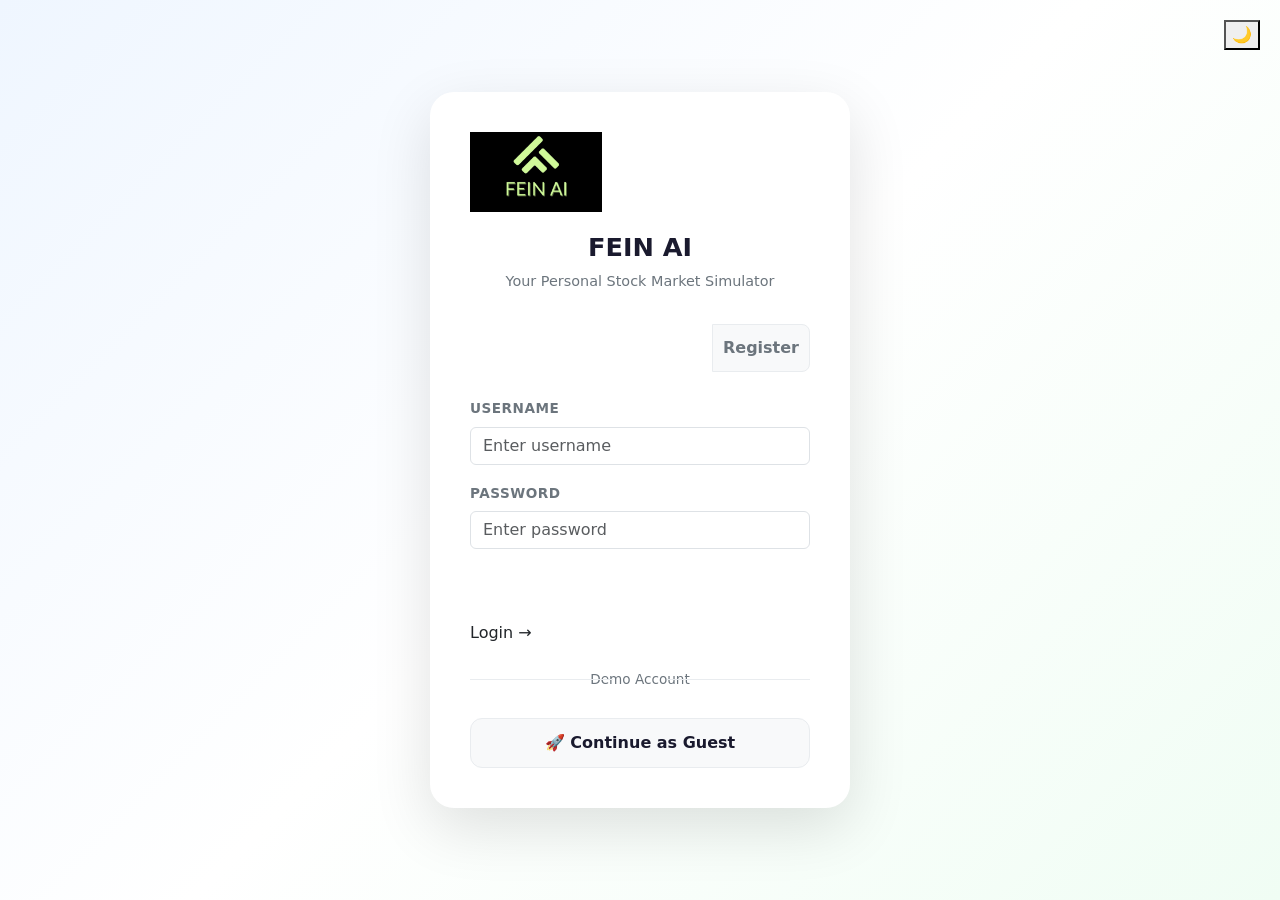
<file: src/main/resources/static/confirm.html>
<!DOCTYPE html>
<html lang="en">
<head>
    <meta charset="UTF-8">
    <meta name="viewport" content="width=device-width, initial-scale=1.0">
    <title>StockSim — Confirm Order</title>

    <!-- Bootstrap -->
    <link href="https://cdn.jsdelivr.net/npm/bootstrap@5.3.0/dist/css/bootstrap.min.css" rel="stylesheet">
    <!-- Bootstrap Icons -->
    <link href="https://cdn.jsdelivr.net/npm/bootstrap-icons@1.11.0/font/bootstrap-icons.css" rel="stylesheet">
    <!-- Animate.css -->
    <link href="https://cdnjs.cloudflare.com/ajax/libs/animate.css/4.1.1/animate.min.css" rel="stylesheet">
    <!-- Custom CSS -->
    <link href="css/style.css" rel="stylesheet">

    <style>
        .confirm-card {
max-width:     550px;
margin:        0 auto;
background:    var(--bg-card);
border:        1px solid var(--border-color);
border-radius: 24px;
padding:       36px;
box-shadow:    var(--shadow);
transition:    transform 0.3s ease, box-shadow 0.3s ease;
}

        .confirm-row {
            display:         flex;
            justify-content: space-between;
            align-items:     center;
            padding:         12px 0;
            border-bottom:   1px solid var(--border-color);
        }

        .confirm-row:last-child {
            border-bottom: none;
        }

        .confirm-label {
            color:      var(--text-secondary);
            font-size:  0.9rem;
            font-weight: 500;
        }

        .confirm-value {
            font-weight: 700;
            font-size:   0.95rem;
        }

        .confirm-total {
            background:    var(--bg-secondary);
            border-radius: 12px;
            padding:       16px 20px;
            margin-top:    16px;
        }

        .price-changed-alert {
            background:    var(--warning-light);
            border:        1px solid var(--warning);
            border-radius: 12px;
            padding:       14px 18px;
            margin-bottom: 20px;
            display:       none;
        }

        .price-changed-alert.show {
            display: block;
        }

        .btn-confirm {
width:         100%;
padding:       14px;
border:        none;
border-radius: 12px;
font-size:     1.1rem;
font-weight:   700;
cursor:        pointer;
transition:    all 0.3s ease;
margin-top:    20px;
}

        .btn-confirm-buy {
            background: var(--success);
            color:      white;
        }

        .btn-confirm-buy:hover {
            background: #15803d;
            transform:  translateY(-2px);
        }

        .btn-confirm-sell {
            background: var(--danger);
            color:      white;
        }

        .btn-confirm-sell:hover {
            background: #b91c1c;
            transform:  translateY(-2px);
        }

        .btn-cancel {
width:         100%;
padding:       12px;
border:        1px solid var(--border-color);
border-radius: 12px;
font-size:     1rem;
font-weight:   600;
cursor:        pointer;
background:    var(--bg-secondary);
color:         var(--text-secondary);
margin-top:    10px;
transition:    all 0.3s ease;
}


        .btn-cancel:hover {
border-color: var(--danger);
color:        var(--danger);
transform:    translateY(-1px);
box-shadow:   0 4px 12px rgba(220, 38, 38, 0.12);
}


        .success-overlay {
            display:         none;
            position:        fixed;
            top:             0;
            left:            0;
            width:           100%;
            height:          100%;
            background:      rgba(0,0,0,0.5);
            z-index:         9999;
            align-items:     center;
            justify-content: center;
        }

        .success-overlay.show {
            display: flex;
        }

        .success-box {
background:    var(--bg-card);
border-radius: 24px;
padding:       40px;
text-align:    center;
max-width:     380px;
width:         90%;
animation:     bounceIn 0.5s ease;
box-shadow:    0 12px 40px rgba(0,0,0,0.18);
}


        .success-icon {
            font-size:     4rem;
            margin-bottom: 16px;
        }

        @keyframes bounceIn {
            0%   { transform: scale(0.5); opacity: 0; }
            70%  { transform: scale(1.1); }
            100% { transform: scale(1);   opacity: 1; }
        }
    </style>
</head>
<body>

    <!-- Alert Container -->
    <div id="alertContainer"
        class="position-fixed top-0 end-0 p-3"
        style="z-index:9998">
    </div>

    <!-- Success Overlay -->
    <div class="success-overlay" id="successOverlay">
        <div class="success-box">
            <div class="success-icon">✅</div>
            <h3 style="font-weight:700; margin-bottom:8px;">
                Order Placed!
            </h3>
            <p style="color:var(--text-secondary);"
               id="successMessage">
            </p>
            <button class="btn-confirm btn-confirm-buy mt-3"
                onclick="window.location.href='index.html'">
                Back to Dashboard
            </button>
            <button class="btn-cancel"
                onclick="window.location.href='history.html'">
                View Order History
            </button>
        </div>
    </div>

    <!-- Navbar -->
    <div id="navbar"></div>

    <!-- Portfolio Bar -->
    <div id="portfolioBar"></div>

    <!-- Main Content -->
    <div class="container py-4">

        <!-- Back Button -->
        <button class="btn-back mb-4"
            onclick="history.back()">
            ← Back
        </button>

        <!-- Page Title -->
        <div class="text-center mb-4">
            <h2 style="font-weight:700;">Confirm Order</h2>
            <p style="color:var(--text-secondary);">
                Review your order before confirming
            </p>
        </div>
    </div>

        <!-- Confirm Card -->
        <div class="confirm-card animate__animated animate__fadeInUp">

            <!-- Price Changed Warning -->
            <div class="price-changed-alert"
                id="priceChangedAlert">
                ⚠️ Price has changed since you opened the order form.
                Please review the updated price below.
            </div>

            <!-- Order Details -->
            <div class="confirm-row">
                <span class="confirm-label">Stock</span>
                <span class="confirm-value"
                    id="confirmSymbol">--</span>
            </div>

            <div class="confirm-row">
                <span class="confirm-label">Order Type</span>
                <span class="confirm-value"
                    id="confirmType">--</span>
            </div>

            <div class="confirm-row">
                <span class="confirm-label">Quantity</span>
                <span class="confirm-value"
                    id="confirmQuantity">--</span>
            </div>

            <div class="confirm-row">
                <span class="confirm-label">Price When Opened</span>
                <span class="confirm-value"
                    id="confirmOpenPrice">--</span>
            </div>

            <div class="confirm-row">
                <span class="confirm-label">Current Price</span>
                <span class="confirm-value"
                    id="confirmCurrentPrice">--</span>
            </div>

            <!-- Total -->
            <div class="confirm-total">
                <div class="d-flex justify-content-between">
                    <span style="font-weight:600;">
                        Total Amount
                    </span>
                    <span style="font-weight:700;
                                 font-size:1.2rem;
                                 color:var(--primary);"
                        id="confirmTotal">
                        --
                    </span>
                </div>
            </div>


            <!-- Confirm Button -->

            <button class="btn-confirm"
                    id="confirmBtn"
                    type="button"
                    aria-label="Confirm stock order"
                    onclick="confirmOrder()">
                Confirm Order </button>

            <!-- Cancel Button -->

            <button class="btn-cancel"
                    type="button"
                    aria-label="Cancel order"
                    onclick="history.back()">
                Cancel </button>




    </div>

    <!-- Footer -->
    <div id="footer"></div>

    <!-- Scripts -->
    <script src="https://cdn.jsdelivr.net/npm/bootstrap@5.3.0/dist/js/bootstrap.bundle.min.js"></script>
    <script src="js/theme.js"></script>
    <script src="js/utils.js"></script>
    <script src="js/components.js"></script>
    <script src="js/confirm.js"></script>

    <script>
        Utils.requireLogin();
        document.getElementById('navbar').innerHTML  = Components.navbar('dashboard');
        document.getElementById('footer').innerHTML  = Components.footer();
    </script>

</body>
</html>
</file>
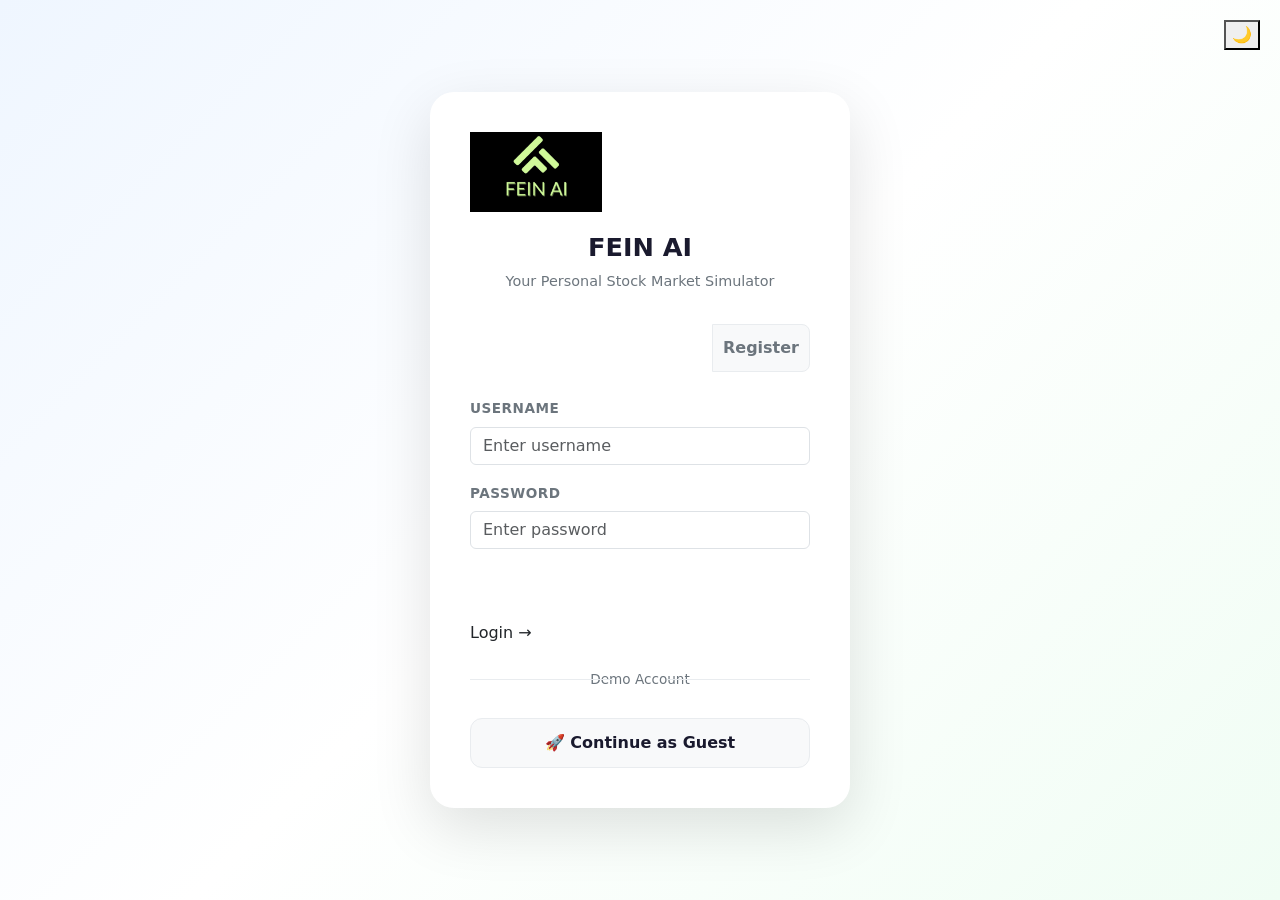
<file: src/main/resources/static/history.html>
<!DOCTYPE html>
<html lang="en">
<head>
    <meta charset="UTF-8">
    <meta name="viewport" content="width=device-width, initial-scale=1.0">
    <title>StockSim — Order History</title>

    <!-- Bootstrap -->
    <link href="https://cdn.jsdelivr.net/npm/bootstrap@5.3.0/dist/css/bootstrap.min.css" rel="stylesheet">
    <!-- Bootstrap Icons -->
    <link href="https://cdn.jsdelivr.net/npm/bootstrap-icons@1.11.0/font/bootstrap-icons.css" rel="stylesheet">
    <!-- Animate.css -->
    <link href="https://cdnjs.cloudflare.com/ajax/libs/animate.css/4.1.1/animate.min.css" rel="stylesheet">
    <!-- Custom CSS -->
    <link href="css/style.css" rel="stylesheet">

    <style>
        .history-card {
            background:    var(--bg-card);
            border:        1px solid var(--border-color);
            border-radius: 20px;
            padding:       24px;
            box-shadow:    var(--shadow);
        }

        .order-badge-buy {
            background:    #f0fdf4;
            color:         #16a34a;
            padding:       4px 12px;
            border-radius: 20px;
            font-size:     0.8rem;
            font-weight:   700;
        }

        .order-badge-sell {
            background:    #fef2f2;
            color:         #dc2626;
            padding:       4px 12px;
            border-radius: 20px;
            font-size:     0.8rem;
            font-weight:   700;
        }

        .empty-state {
            text-align: center;
            padding:    60px 20px;
            color:      #6c757d;
        }

        .empty-icon {
            font-size:     4rem;
            margin-bottom: 16px;
        }

        .filter-tabs {
            display:       flex;
            gap:           8px;
            margin-bottom: 20px;
            flex-wrap:     wrap;
        }

        .filter-tab {
padding:       6px 16px;
border:        1px solid var(--border-color);
border-radius: 20px;
font-size:     0.85rem;
font-weight:   500;
color:         var(--text-secondary);
cursor:        pointer;
background:    var(--bg-secondary);
transition:    all 0.3s ease;
}

.filter-tab:hover {
transform: translateY(-1px);
}


        .filter-tab.active {
            background:   #2563eb;
            color:        white;
            border-color: #2563eb;
        }

        .summary-strip {
            display:       flex;
            gap:           16px;
            flex-wrap:     wrap;
            margin-bottom: 24px;
        }

        .summary-chip {
background:    var(--bg-secondary);
border:        1px solid var(--border-color);
border-radius: 12px;
padding:       12px 20px;
flex:          1;
min-width:     120px;
text-align:    center;
transition:    all 0.3s ease;
}

.summary-chip:hover {
transform: translateY(-2px);
box-shadow: 0 6px 16px rgba(0,0,0,0.08);
}


        .chip-value {
            font-size:   1.3rem;
            font-weight: 700;
        }

        .chip-label {
            font-size:  0.8rem;
            color:      var(--text-secondary);
            margin-top: 2px;
        }

        .btn-back {
            background:    var(--bg-secondary);
            border:        1px solid var(--border-color);
            border-radius: 8px;
            padding:       8px 16px;
            font-size:     0.85rem;
            font-weight:   500;
            color:         var(--text-secondary);
            cursor:        pointer;
            transition:    all 0.2s;
        }

        .btn-back:hover {
background:   #eff6ff;
color:        #2563eb;
border-color: #2563eb;
transform:    translateY(-1px);
}

.btn-back {
background:    var(--bg-secondary);
border:        1px solid var(--border-color);
border-radius: 8px;
padding:       8px 16px;
font-size:     0.85rem;
font-weight:   500;
color:         var(--text-secondary);
cursor:        pointer;
transition:    all 0.3s ease;
}


        .table th {
            color:          #6c757d;
            font-weight:    600;
            font-size:      0.85rem;
            text-transform: uppercase;
        }

        .category-badge {
            font-size:      0.7rem;
            font-weight:    600;
            padding:        3px 8px;
            border-radius:  20px;
            text-transform: uppercase;
        }

        .badge-tech   { background:#eff6ff; color:#2563eb; }
        .badge-ev     { background:#f0fdf4; color:#16a34a; }
        .badge-indian { background:#fff7ed; color:#ea580c; }
        .badge-stream { background:#fdf4ff; color:#9333ea; }
        .badge-ecomm  { background:#fefce8; color:#ca8a04; }
        .badge-other  { background:#f8f9fa; color:#6c757d; }
    </style>
</head>
<body>

    <!-- Navbar placeholder -->
    <div id="navbar"></div>

    <!-- Portfolio Bar -->
    <div id="portfolioBar"
        style="background:#f8f9fa;
               border-bottom:1px solid #e9ecef;
               padding:10px 0;
               font-size:0.9rem;">
    </div>

    <!-- Alert Container -->
    <div id="alertContainer"
        class="position-fixed top-0 end-0 p-3"
        style="z-index:9999">
    </div>

    <!-- Main Content -->
    <div class="container py-4">

        <!-- Page Header -->
        <div class="d-flex justify-content-between
                    align-items-center mb-4">
            <div>
                <h2 style="font-weight:700; margin:0;">
                    Order History
                </h2>
                <p style="color:#6c757d; margin:0;">
                    All your trades in one place
                </p>
            </div>
            <button class="btn-back"
                onclick="window.location.href='index.html'">
                ← Dashboard
            </button>
        </div>

        <!-- Summary Strip -->
        <div class="summary-strip">
            <div class="summary-chip">
                <div class="chip-value"
                    id="totalOrders">0</div>
                <div class="chip-label">Total Orders</div>
            </div>
            <div class="summary-chip">
                <div class="chip-value"
                    style="color:#16a34a;"
                    id="totalBuy">0</div>
                <div class="chip-label">Buy Orders</div>
            </div>
            <div class="summary-chip">
                <div class="chip-value"
                    style="color:#dc2626;"
                    id="totalSell">0</div>
                <div class="chip-label">Sell Orders</div>
            </div>
            <div class="summary-chip">
                <div class="chip-value"
                    style="color:#2563eb;"
                    id="totalValue">$0</div>
                <div class="chip-label">Total Value</div>
            </div>
        </div>

        <!-- History Card -->
        <div class="history-card">

            <!-- Filter Tabs -->
            <div class="filter-tabs">
                <button class="filter-tab active"
                    onclick="filterOrders('ALL', this)">
                    All Orders
                </button>
                <button class="filter-tab"
                    onclick="filterOrders('BUY', this)">
                    Buy Only
                </button>
                <button class="filter-tab"
                    onclick="filterOrders('SELL', this)">
                    Sell Only
                </button>
            </div>

            <!-- Orders Table -->
            <div class="table-responsive"
                id="tableContainer">
                <table class="table">
                    <thead>
                        <tr>
                            <th>Stock</th>
                            <th>Type</th>
                            <th>Quantity</th>
                            <th>Price</th>
                            <th>Total</th>
                            <th>Category</th>
                            <th>Time</th>
                        </tr>
                    </thead>
                    <tbody id="ordersBody">
                    </tbody>
                </table>
            </div>

            <!-- Empty State -->
            <div class="empty-state"
                id="emptyState"
                style="display:none;">
                <div class="empty-icon">📋</div>
                <h5 style="font-weight:700;">
                    No Orders Yet
                </h5>
                <p>Start trading to see your order history</p>
                <button
                    style="background:#16a34a;
                           color:white;
                           border:none;
                           border-radius:8px;
                           padding:8px 20px;
                           font-weight:600;
                           cursor:pointer;"
                    onclick="window.location.href='index.html'">
                    Go to Dashboard
                </button>
            </div>

        </div>
    </div>

    <!-- Footer -->
    <div id="footer"></div>

    <!-- Scripts -->
    <script src="https://cdn.jsdelivr.net/npm/bootstrap@5.3.0/dist/js/bootstrap.bundle.min.js"></script>
    <script src="js/theme.js"></script>
    <script src="js/utils.js"></script>
    <script src="js/components.js"></script>
    <script src="js/history.js"></script>

    <script>
        // Check login
        if (!localStorage.getItem('user')) {
            window.location.href = 'login.html';
        }

        // Load navbar
        try {
            document.getElementById('navbar').innerHTML =
                Components.navbar('history');
        } catch(e) {
            console.error('Navbar error:', e);
        }

        // Load footer
        try {
            document.getElementById('footer').innerHTML =
                Components.footer();
        } catch(e) {
            console.error('Footer error:', e);
        }
    </script>

</body>
</html>
</file>
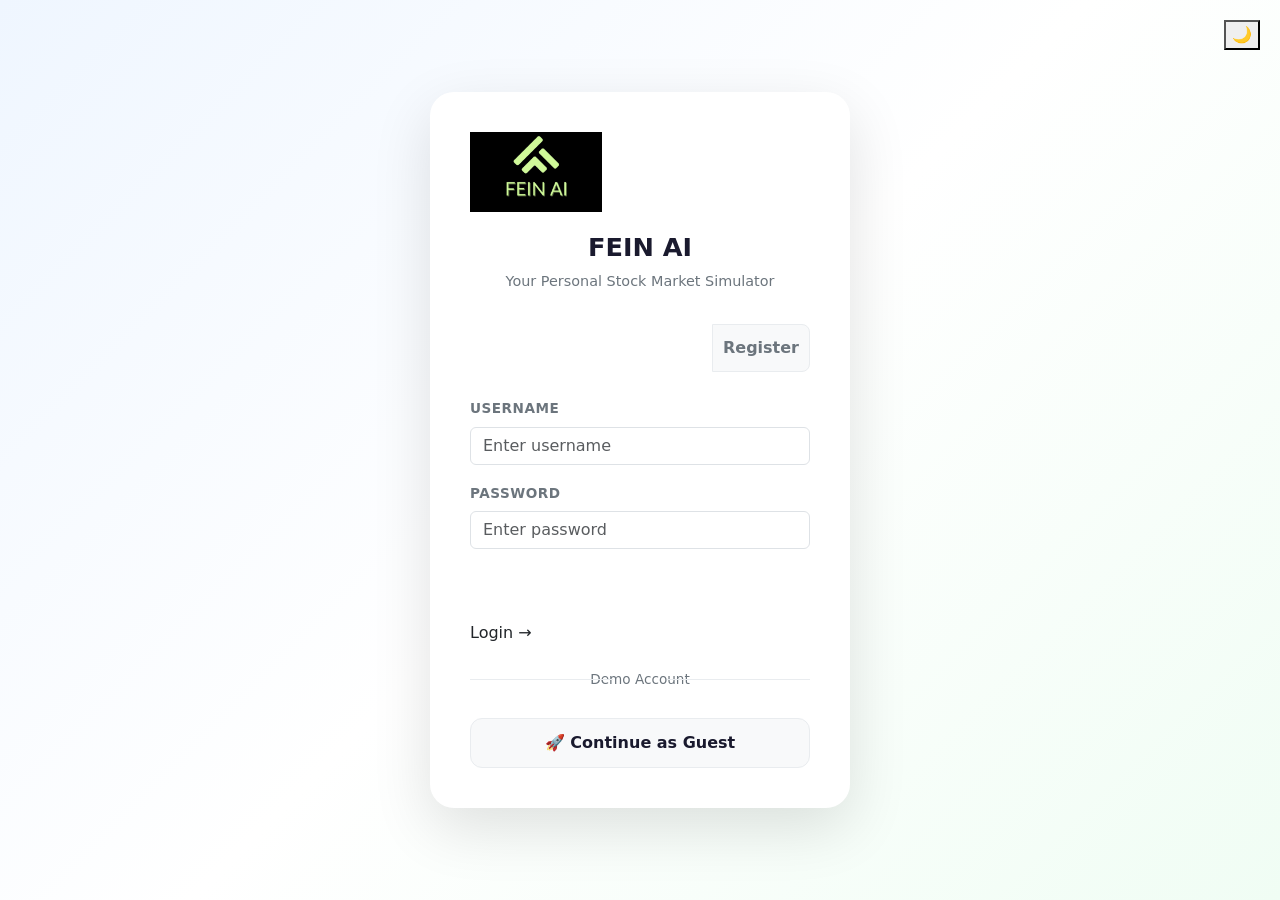
<file: src/main/resources/static/login.html>
<!DOCTYPE html>
<html lang="en">
<head>
    <meta charset="UTF-8">
    <meta name="viewport" content="width=device-width, initial-scale=1.0">
    <title>StockSim — Login</title>

    <!-- Bootstrap -->
    <link href="https://cdn.jsdelivr.net/npm/bootstrap@5.3.0/dist/css/bootstrap.min.css" rel="stylesheet">
    <!-- Animate.css -->
    <link href="https://cdnjs.cloudflare.com/ajax/libs/animate.css/4.1.1/animate.min.css" rel="stylesheet">
    <!-- Custom CSS -->
    <link href="css/style.css" rel="stylesheet">

    <style>
        .login-wrapper {
            min-height: 100vh;
            display: flex;
            align-items: center;
            justify-content: center;
            background: linear-gradient(135deg, #eff6ff 0%, #ffffff 50%, #f0fdf4 100%);
        }

        [data-theme="dark"] .login-wrapper {
            background: linear-gradient(135deg, #0f172a 0%, #1e293b 50%, #0f172a 100%);
        }

        .login-card {
width: 100%;
max-width: 420px;
padding: 40px;
border-radius: 24px;
background: var(--bg-card);
box-shadow: 0 20px 60px rgba(0,0,0,0.12);
}


        .login-logo {
            font-size: 2.5rem;
            text-align: center;
            margin-bottom: 8px;
        }

        .login-title {
            text-align: center;
            font-size: 1.6rem;
            font-weight: 700;
            color: var(--text-primary);
            margin-bottom: 4px;
        }

        .login-subtitle {
            text-align: center;
            color: var(--text-secondary);
            font-size: 0.9rem;
            margin-bottom: 32px;
        }

        .form-label {
            font-weight: 600;
            font-size: 0.85rem;
            color: var(--text-secondary);
            text-transform: uppercase;
            letter-spacing: 0.5px;
        }

        .btn-login {
background: var(--primary);
color: white;
border: none;
border-radius: 12px;
padding: 12px;
font-size: 1rem;
font-weight: 600;
width: 100%;
transition: all 0.3s ease;
}


        .btn-login:hover {
            background: #1d4ed8;
            transform: translateY(-1px);
            box-shadow: 0 4px 15px rgba(37,99,235,0.3);
        }

        .divider {
            text-align: center;
            color: var(--text-secondary);
            font-size: 0.85rem;
            margin: 20px 0;
            position: relative;
        }

        .divider::before,
        .divider::after {
            content: '';
            position: absolute;
            top: 50%;
            width: 42%;
            height: 1px;
            background: var(--border-color);
        }

        .divider::before { left: 0; }
        .divider::after  { right: 0; }

        .tab-btn {
            flex: 1;
            padding: 10px;
            border: 1px solid var(--border-color);
            background: var(--bg-secondary);
            color: var(--text-secondary);
            font-weight: 600;
            cursor: pointer;
            transition: all 0.2s;
        }

        .tab-btn.active {
            background: var(--primary);
            color: white;
            border-color: var(--primary);
        }

        .tab-btn:first-child {
            border-radius: 8px 0 0 8px;
        }

        .tab-btn:last-child {
            border-radius: 0 8px 8px 0;
        }

        .theme-top {
position: fixed;
top: 20px;
right: 20px;
z-index: 1000;
}

    </style>
</head>
<body>

    <!-- Theme Toggle -->
    <div class="theme-top">
        <button class="theme-toggle"
            id="themeToggle"
            onclick="ThemeManager.toggle()">
            🌙 Dark Mode
        </button>
    </div>

    <!-- Alert Container -->
    <div id="alertContainer"
        class="position-fixed top-0 end-0 p-3"
        style="z-index:9999">
    </div>

    <!-- Login Wrapper -->
    <div class="login-wrapper">
        <div class="login-card animate__animated animate__fadeInUp">

            <!-- Logo -->
           <img src="logo.png" 
     alt="FEIN AI"
     style="height:80px; margin-bottom:16px;">
<div class="login-title">FEIN AI</div>
            <div class="login-subtitle">Your Personal Stock Market Simulator</div>

            <!-- Tabs -->
            <div class="d-flex mb-4">
                <button class="btn-login"
                        type="button"
                        aria-label="Login to account"
                        onclick="handleLogin()">
                    Login → </button>

                <button class="tab-btn"
                    id="registerTab"
                    onclick="switchTab('register')">
                    Register
                </button>
            </div>

            <!-- Login Form -->
            <div id="loginForm">
                <div class="mb-3">
                    <label class="form-label">Username</label>
                    <input type="text"
                        class="form-control"
                        id="loginUsername"
                        placeholder="Enter username">
                </div>
                <div class="mb-4">
                    <label class="form-label">Password</label>
                    <input type="password"
                        class="form-control"
                        id="loginPassword"
                        placeholder="Enter password">
                </div>
                <button class="btn-login"
                        type="button"
                        aria-label="Login to account"
                        onclick="handleLogin()">
                    Login → </button>

                Login →
                </button>
            </div>

            <!-- Register Form -->
            <div id="registerForm" style="display:none">
                <div class="mb-3">
                    <label class="form-label">Full Name</label>
                    <input type="text"
                        class="form-control"
                        id="registerName"
                        placeholder="Enter full name">
                </div>
                <div class="mb-3">
                    <label class="form-label">Username</label>
                    <input type="text"
                        class="form-control"
                        id="registerUsername"
                        placeholder="Choose username">
                </div>
                <div class="mb-4">
                    <label class="form-label">Password</label>
                    <input type="password"
                        class="form-control"
                        id="registerPassword"
                        placeholder="Choose password">
                </div>
                <button class="btn-login" onclick="handleRegister()">
                    Create Account →
                </button>
            </div>

            <!-- Divider -->
            <div class="divider mt-4">Demo Account</div>

            <!-- Demo Login -->
            <button class="btn-login mt-2"
                style="background: var(--bg-secondary);
                       color: var(--text-primary);
                       border: 1px solid var(--border-color);"
                onclick="demoLogin()">
                🚀 Continue as Guest
            </button>

        </div>
    </div>

    <!-- Scripts -->
    <script src="https://cdn.jsdelivr.net/npm/bootstrap@5.3.0/dist/js/bootstrap.bundle.min.js"></script>
    <script src="js/theme.js"></script>
    <script src="js/utils.js"></script>

    <script>
        // Switch between login and register tabs
        function switchTab(tab) {
            if (tab === 'login') {
                document.getElementById('loginForm').style.display    = 'block';
                document.getElementById('registerForm').style.display = 'none';
                document.getElementById('loginTab').classList.add('active');
                document.getElementById('registerTab').classList.remove('active');
            } else {
                document.getElementById('loginForm').style.display    = 'none';
                document.getElementById('registerForm').style.display = 'block';
                document.getElementById('loginTab').classList.remove('active');
                document.getElementById('registerTab').classList.add('active');
            }
        }

        // Handle login
        function handleLogin() {
            const username = document.getElementById('loginUsername').value.trim();
            const password = document.getElementById('loginPassword').value.trim();

            if (!username || !password) {
                Utils.showAlert('Please enter username and password', 'danger');
                return;
            }

            // Get registered users
            const users = Utils.getLocal('users') || [];
            const user  = users.find(u => u.username === username && u.password === password);

            if (!user) {
                Utils.showAlert('Invalid username or password', 'danger');
                return;
            }

            // Save logged in user
            Utils.saveLocal('user', user);
            window.location.href = 'index.html';
        }

        // Handle register
        function handleRegister() {
            const name     = document.getElementById('registerName').value.trim();
            const username = document.getElementById('registerUsername').value.trim();
            const password = document.getElementById('registerPassword').value.trim();

            if (!name || !username || !password) {
                Utils.showAlert('Please fill all fields', 'danger');
                return;
            }

            // Get existing users
            const users = Utils.getLocal('users') || [];

            // Check if username exists
            if (users.find(u => u.username === username)) {
                Utils.showAlert('Username already taken', 'danger');
                return;
            }

            // Create new user
            const newUser = {
                name,
                username,
                password,
                createdAt: Date.now()
            };

            users.push(newUser);
            Utils.saveLocal('users', users);
            Utils.saveLocal('user', newUser);

            Utils.showAlert('Account created successfully!', 'success');
            setTimeout(() => {
                window.location.href = 'index.html';
            }, 1000);
        }

        // Demo login as guest
        function demoLogin() {
            const guest = {
                name:      'Guest User',
                username:  'guest',
                password:  '',
                createdAt: Date.now()
            };
            Utils.saveLocal('user', guest);
            window.location.href = 'index.html';
        }

        // If already logged in go to dashboard
        if (Utils.isLoggedIn()) {
            window.location.href = 'index.html';
        }
    </script>

</body>
</html>
</file>
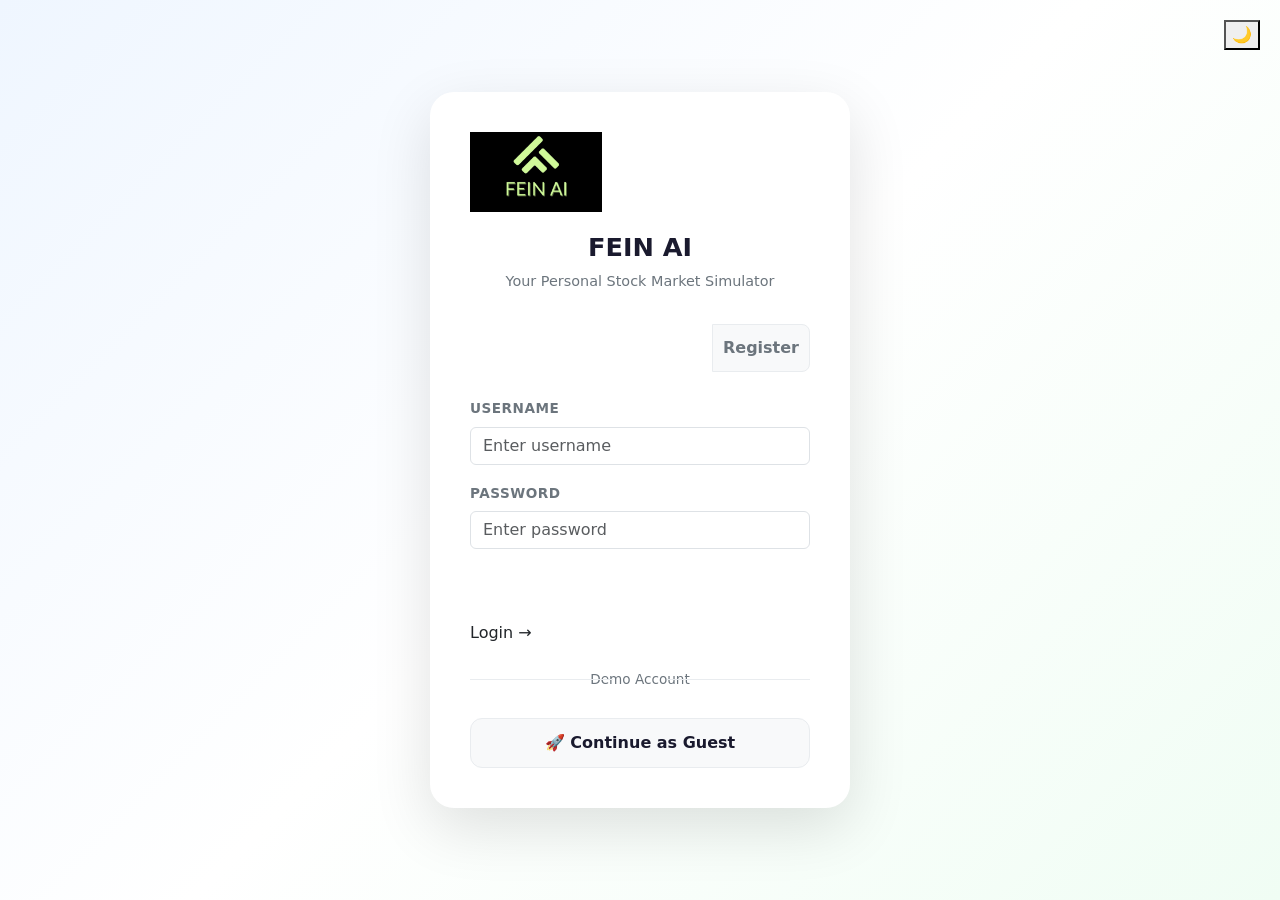
<file: src/main/resources/static/order.html>
<!DOCTYPE html>
<html lang="en">
<head>
    <meta charset="UTF-8">
    <meta name="viewport" content="width=device-width, initial-scale=1.0">
    <title>StockSim — Place Order</title>

    <!-- Bootstrap -->
    <link href="https://cdn.jsdelivr.net/npm/bootstrap@5.3.0/dist/css/bootstrap.min.css" rel="stylesheet">
    <!-- Bootstrap Icons -->
    <link href="https://cdn.jsdelivr.net/npm/bootstrap-icons@1.11.0/font/bootstrap-icons.css" rel="stylesheet">
    <!-- Animate.css -->
    <link href="https://cdnjs.cloudflare.com/ajax/libs/animate.css/4.1.1/animate.min.css" rel="stylesheet">
    <!-- Custom CSS -->
    <link href="css/style.css" rel="stylesheet">

    <style>
        .order-card {
            max-width:     550px;
            margin:        0 auto;
            background:    var(--bg-card);
            border:        1px solid var(--border-color);
            border-radius: 24px;
            padding:       36px;
            box-shadow:    var(--shadow);
        }

        .order-type-btn {
            flex:          1;
            padding:       12px;
            border:        2px solid var(--border-color);
            background:    var(--bg-secondary);
            color:         var(--text-secondary);
            font-weight:   700;
            font-size:     1rem;
            cursor:        pointer;
            transition:    all 0.2s;
        }

        .order-type-btn:first-child {
            border-radius: 12px 0 0 12px;
        }

        .order-type-btn:last-child {
            border-radius: 0 12px 12px 0;
        }

        .order-type-btn.buy-active {
            background:   var(--success);
            color:        white;
            border-color: var(--success);
        }

        .order-type-btn.sell-active {
            background:   var(--danger);
            color:        white;
            border-color: var(--danger);
        }

        .price-display {
            background:    var(--bg-secondary);
            border:        1px solid var(--border-color);
            border-radius: 12px;
            padding:       16px 20px;
            margin-bottom: 20px;
        }

        .price-display .label {
            font-size:  0.8rem;
            color:      var(--text-secondary);
            font-weight: 500;
            text-transform: uppercase;
        }

        .price-display .value {
            font-size:   1.8rem;
            font-weight: 700;
            color:       var(--text-primary);
        }

        .total-cost {
            background:    var(--primary-light);
            border:        1px solid var(--primary);
            border-radius: 12px;
            padding:       16px 20px;
            margin-top:    16px;
        }

        .btn-place-order {
width:         100%;
padding:       14px;
border:        none;
border-radius: 12px;
font-size:     1.1rem;
font-weight:   700;
cursor:        pointer;
transition:    all 0.3s ease;
margin-top:    20px;
}


        .btn-place-buy {
            background: var(--success);
            color:      white;
        }

        .btn-place-buy:hover {
            background: #15803d;
            transform:  translateY(-2px);
        }

        .btn-place-sell {
            background: var(--danger);
            color:      white;
        }

        .btn-place-sell:hover {
            background: #b91c1c;
            transform:  translateY(-2px);
        }
    </style>
</head>
<body>

    <!-- Alert Container -->
    <div id="alertContainer"
        class="position-fixed top-0 end-0 p-3"
        style="z-index:9999">
    </div>

    <!-- Navbar -->
    <div id="navbar"></div>

    <!-- Portfolio Bar -->
    <div id="portfolioBar"></div>

    <!-- Main Content -->
    <div class="container py-4">

        <!-- Back Button -->
        <button class="btn-back mb-4"
            onclick="history.back()">
            ← Back
        </button>

        <!-- Page Title -->
        <div class="text-center mb-4">
            <h2 style="font-weight:700;">Place Order</h2>
            <p style="color:var(--text-secondary);">
                Review price before submitting
            </p>
        </div>

        <!-- Order Card -->
        <div class="order-card animate__animated animate__fadeInUp">

            <!-- Stock Info -->
            <div class="d-flex justify-content-between
                        align-items-center mb-4">
                <div>
                    <h3 id="orderSymbol"
                        style="font-weight:700; margin:0;">
                        --
                    </h3>
                    <div id="orderStockName"
                        style="color:var(--text-secondary);
                               font-size:0.9rem;">
                    </div>
                </div>
                <span id="orderCategory" class="category-badge"></span>
            </div>

            <!-- Buy/Sell Toggle -->
            <div class="d-flex mb-4">
                <button class="order-type-btn"
                    id="buyTypeBtn"
                    onclick="setOrderType('BUY')">
                    ▲ BUY
                </button>
                <button class="order-type-btn"
                    id="sellTypeBtn"
                    onclick="setOrderType('SELL')">
                    ▼ SELL
                </button>
            </div>

            <!-- Live Price -->
            <div class="price-display">
                <div class="label">Live Price</div>
                <div class="d-flex align-items-center
                            justify-content-between">
                    <div class="value" id="livePrice">--</div>
                    <span class="live-badge">LIVE</span>
                </div>
            </div>

            <!-- Stale Price Warning -->
            <div class="stale-warning mb-3" id="staleWarning">
                ⚠️ Price may have changed since you opened this page
            </div>

            <!-- Quantity Input -->
            <div class="mb-3">
                <label class="form-label"
                    style="font-weight:600;
                           font-size:0.85rem;
                           color:var(--text-secondary);
                           text-transform:uppercase;">
                    Quantity
                </label>
                <input type="number"
                    class="form-control"
                    id="quantity"
                    placeholder="Enter quantity"
                    min="1"
                    max="1000"
                    oninput="updateTotalCost()">
            </div>

            <!-- Total Cost -->
            <div class="total-cost" id="totalCostBox"
                style="display:none;">
                <div class="d-flex justify-content-between">
                    <span style="font-weight:600;">Total Cost</span>
                    <span style="font-weight:700;
                                 color:var(--primary);"
                        id="totalCost">
                        --
                    </span>
                </div>
                <div class="d-flex justify-content-between mt-1">
                    <span style="font-size:0.85rem;
                                 color:var(--text-secondary);">
                        Available Balance
                    </span>
                    <span style="font-size:0.85rem;
                                 font-weight:600;"
                        id="availableBalance">
                        --
                    </span>
                </div>
            </div>

            <!-- Place Order Button -->
            <button class="btn-place-order btn-place-buy"
                    id="placeOrderBtn"
                    type="button"
                    aria-label="Place stock order"
                    onclick="placeOrder()">
                ▲ Place BUY Order </button>


        </div>
    </div>

    <!-- Footer -->
    <div id="footer"></div>

    <!-- Scripts -->
    <script src="https://cdn.jsdelivr.net/npm/bootstrap@5.3.0/dist/js/bootstrap.bundle.min.js"></script>
    <script src="js/theme.js"></script>
    <script src="js/utils.js"></script>
    <script src="js/components.js"></script>
    <script src="js/websocket.js"></script>
    <script src="js/order.js"></script>

    <script>
        Utils.requireLogin();
        document.getElementById('navbar').innerHTML  = Components.navbar('dashboard');
        document.getElementById('footer').innerHTML  = Components.footer();
    </script>

</body>
</html>
</file>
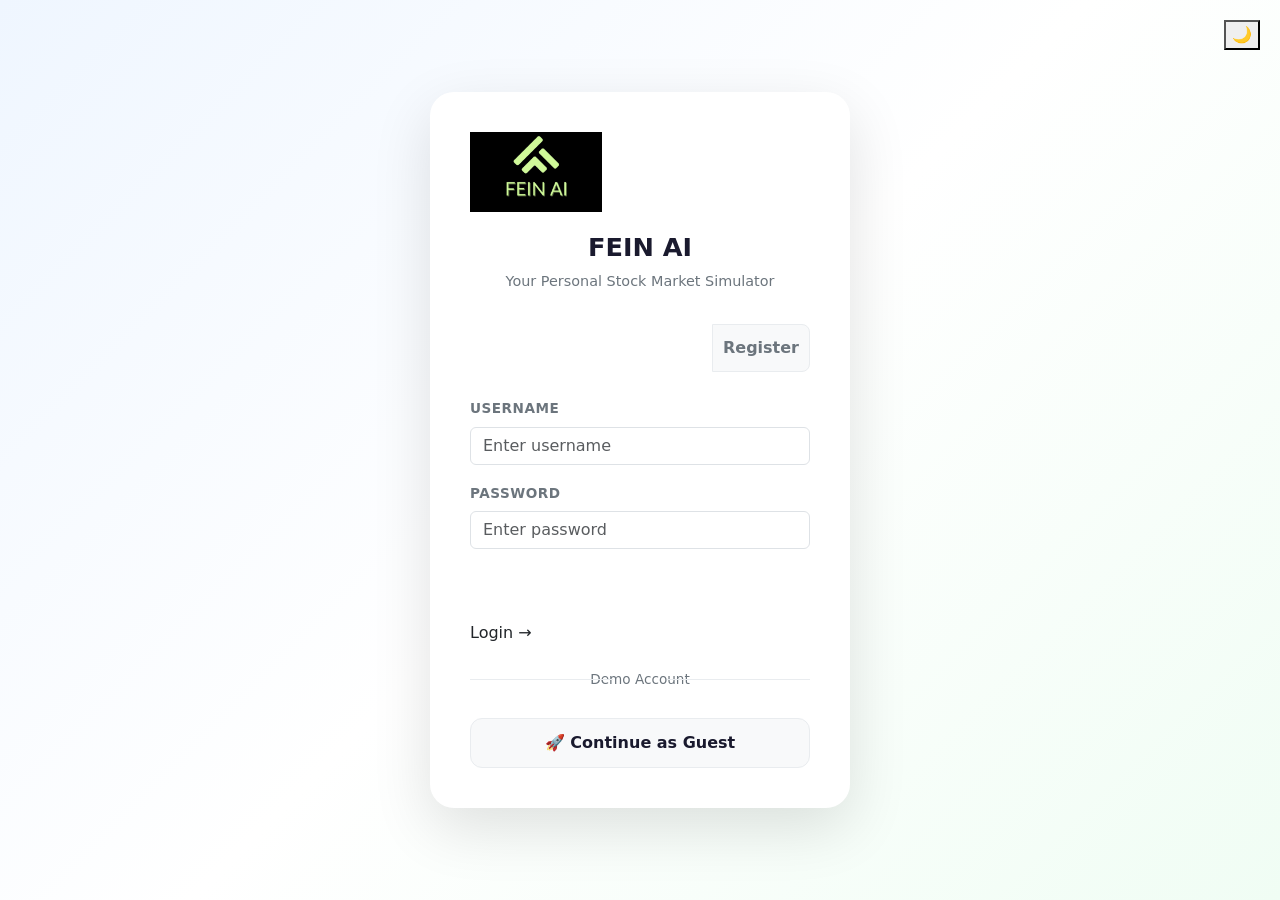
<file: src/main/resources/static/profile.html>
<!DOCTYPE html>
<html lang="en">
<head>
    <meta charset="UTF-8">
    <meta name="viewport" content="width=device-width, initial-scale=1.0">
    <title>StockSim — Profile</title>

    <!-- Bootstrap -->
    <link href="https://cdn.jsdelivr.net/npm/bootstrap@5.3.0/dist/css/bootstrap.min.css" rel="stylesheet">
    <!-- Bootstrap Icons -->
    <link href="https://cdn.jsdelivr.net/npm/bootstrap-icons@1.11.0/font/bootstrap-icons.css" rel="stylesheet">
    <!-- Animate.css -->
    <link href="https://cdnjs.cloudflare.com/ajax/libs/animate.css/4.1.1/animate.min.css" rel="stylesheet">
    <!-- Custom CSS -->
    <link href="css/style.css" rel="stylesheet">

    <style>
        .profile-header {
            background:    var(--bg-card);
            border:        1px solid var(--border-color);
            border-radius: 20px;
            padding:       32px;
            box-shadow:    var(--shadow);
            text-align:    center;
            margin-bottom: 24px;
        }

        .profile-avatar {
width:           90px;
height:          90px;
border-radius:   50%;
background:      var(--primary);
color:           white;
font-size:       2.5rem;
font-weight:     700;
display:         flex;
align-items:     center;
justify-content: center;
margin:          0 auto 16px;
box-shadow:      0 4px 15px rgba(37,99,235,0.25);
}


        .profile-name {
            font-size:   1.5rem;
            font-weight: 700;
            margin:      0;
        }

        .profile-username {
            color:     var(--text-secondary);
            font-size: 0.9rem;
        }

        .profile-card {
background:    var(--bg-card);
border:        1px solid var(--border-color);
border-radius: 20px;
padding:       24px;
box-shadow:    var(--shadow);
margin-bottom: 20px;
transition:    all 0.3s ease;
}

.profile-card:hover {
transform: translateY(-2px);
}


        .profile-card h6 {
            font-weight:   700;
            margin-bottom: 16px;
            color:         var(--text-secondary);
            text-transform: uppercase;
            font-size:     0.8rem;
            letter-spacing: 0.5px;
        }

        .info-row {
            display:         flex;
            justify-content: space-between;
            align-items:     center;
            padding:         10px 0;
            border-bottom:   1px solid var(--border-color);
        }

        .info-row:last-child {
            border-bottom: none;
        }

        .info-label {
            color:      var(--text-secondary);
            font-size:  0.9rem;
            font-weight: 500;
        }

        .info-value {
            font-weight: 600;
            font-size:   0.9rem;
        }

        .btn-edit {
            background:    var(--primary-light);
            color:         var(--primary);
            border:        1px solid var(--primary);
            border-radius: 8px;
            padding:       8px 20px;
            font-weight:   600;
            cursor:        pointer;
            transition:    all 0.2s;
            font-size:     0.9rem;
        }

        .btn-edit:hover {
background: var(--primary);
color:      white;
transform:  translateY(-1px);
}


        .btn-logout {
            background:    var(--danger-light);
            color:         var(--danger);
            border:        1px solid var(--danger);
            border-radius: 8px;
            padding:       8px 20px;
            font-weight:   600;
            cursor:        pointer;
            transition:    all 0.2s;
            font-size:     0.9rem;
        }

        .btn-logout:hover {
background: var(--danger);
color:      white;
transform:  translateY(-1px);
}


        .holdings-item {
            display:         flex;
            justify-content: space-between;
            align-items:     center;
            padding:         10px 0;
            border-bottom:   1px solid var(--border-color);
        }

        .holdings-item:last-child {
            border-bottom: none;
        }
    </style>
</head>
<body>

    <!-- Alert Container -->
    <div id="alertContainer"
        class="position-fixed top-0 end-0 p-3"
        style="z-index:9999">
    </div>

    <!-- Navbar -->
    <div id="navbar"></div>

    <!-- Portfolio Bar -->
    <div id="portfolioBar"></div>

    <!-- Main Content -->
    <div class="container py-4">

        <!-- Page Header -->
        <div class="d-flex justify-content-between
                    align-items-center mb-4">
            <h2 style="font-weight:700; margin:0;">Profile</h2>
            <button class="btn-back"
                onclick="window.location.href='index.html'">
                ← Dashboard
            </button>
        </div>

        <div class="row g-4">

            <!-- Left Column -->
            <div class="col-md-4">

                <!-- Profile Header -->
                <div class="profile-header
                    animate__animated animate__fadeInLeft">
                    <div class="profile-avatar" id="profileAvatar">
                        G
                    </div>
                    <h4 class="profile-name" id="profileName">
                        Guest User
                    </h4>
                    <div class="profile-username"
                        id="profileUsername">
                        @guest
                    </div>
                    <div class="d-flex gap-2 justify-content-center mt-3">
                        <button class="btn-edit"
                            onclick="editProfile()">
                            ✏️ Edit Profile
                        </button>
                        <button class="btn-logout"
                            onclick="logout()">
                            🚪 Logout
                        </button>
                    </div>
                </div>

                <!-- Account Info -->
                <div class="profile-card">
                    <h6>Account Information</h6>
                    <div class="info-row">
                        <span class="info-label">Member Since</span>
                        <span class="info-value"
                            id="memberSince">--</span>
                    </div>
                    <div class="info-row">
                        <span class="info-label">Account Type</span>
                        <span class="info-value">Demo</span>
                    </div>
                    <div class="info-row">
                        <span class="info-label">Status</span>
                        <span class="info-value text-success">
                            ● Active
                        </span>
                    </div>
                </div>

            </div>

            <!-- Right Column -->
            <div class="col-md-8">

                <!-- Portfolio Summary -->
                <div class="profile-card
                    animate__animated animate__fadeInRight">
                    <h6>Portfolio Summary</h6>
                    <div class="row g-3">
                        <div class="col-6">
                            <div class="info-row">
                                <span class="info-label">
                                    Balance
                                </span>
                                <span class="info-value"
                                    id="profileBalance">--</span>
                            </div>
                        </div>
                        <div class="col-6">
                            <div class="info-row">
                                <span class="info-label">
                                    Portfolio Value
                                </span>
                                <span class="info-value"
                                    id="profilePortfolioValue">
                                    --
                                </span>
                            </div>
                        </div>
                        <div class="col-6">
                            <div class="info-row">
                                <span class="info-label">
                                    Total Invested
                                </span>
                                <span class="info-value"
                                    id="profileInvested">--</span>
                            </div>
                        </div>
                        <div class="col-6">
                            <div class="info-row">
                                <span class="info-label">
                                    Profit / Loss
                                </span>
                                <span class="info-value"
                                    id="profileProfitLoss">--</span>
                            </div>
                        </div>
                    </div>
                </div>

                <!-- Trading Stats -->
                <div class="profile-card">
                    <h6>Trading Statistics</h6>
                    <div class="info-row">
                        <span class="info-label">Total Orders</span>
                        <span class="info-value"
                            id="profileTotalOrders">--</span>
                    </div>
                    <div class="info-row">
                        <span class="info-label">Buy Orders</span>
                        <span class="info-value text-success"
                            id="profileBuyOrders">--</span>
                    </div>
                    <div class="info-row">
                        <span class="info-label">Sell Orders</span>
                        <span class="info-value text-danger"
                            id="profileSellOrders">--</span>
                    </div>
                </div>

                <!-- Current Holdings -->
                <div class="profile-card">
                    <h6>Current Holdings</h6>
                    <div id="holdingsList">
                        <div class="text-center
                                    text-secondary py-3">
                            Loading holdings...
                        </div>
                    </div>
                </div>

            </div>
        </div>
    </div>

    <!-- Footer -->
    <div id="footer"></div>

    <!-- Scripts -->
    <script src="https://cdn.jsdelivr.net/npm/bootstrap@5.3.0/dist/js/bootstrap.bundle.min.js"></script>
    <script src="js/theme.js"></script>
    <script src="js/utils.js"></script>
    <script src="js/components.js"></script>
    <script src="js/profile.js"></script>

    <script>
        Utils.requireLogin();
        document.getElementById('navbar').innerHTML  = Components.navbar('profile');
        document.getElementById('footer').innerHTML  = Components.footer();
    </script>

</body>
</html>
</file>
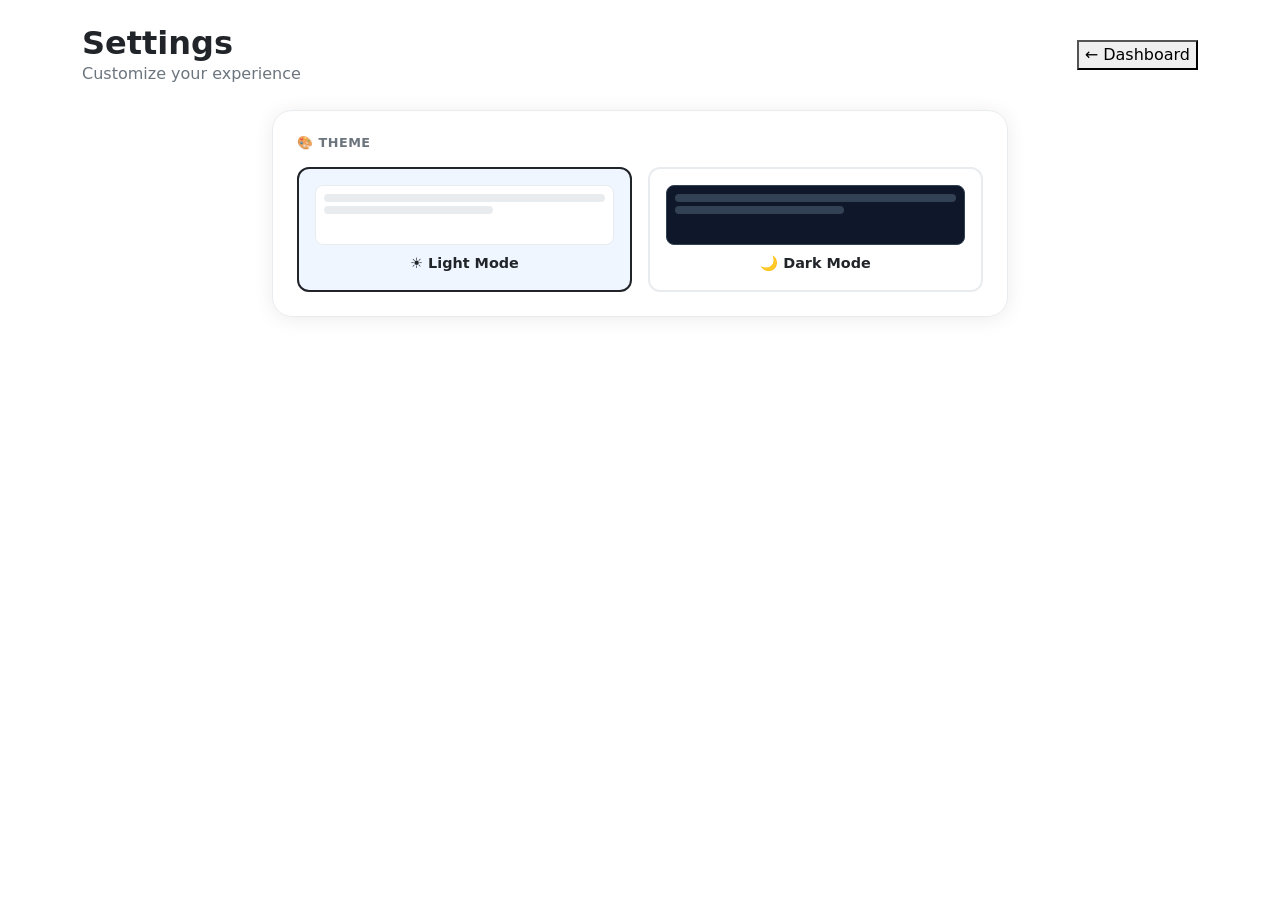
<file: src/main/resources/static/setting.html>
<!DOCTYPE html>
<html lang="en">
<head>
    <meta charset="UTF-8">
    <meta name="viewport" content="width=device-width, initial-scale=1.0">
    <title>StockSim — Settings</title>

    <!-- Bootstrap -->
    <link href="https://cdn.jsdelivr.net/npm/bootstrap@5.3.0/dist/css/bootstrap.min.css" rel="stylesheet">
    <!-- Bootstrap Icons -->
    <link href="https://cdn.jsdelivr.net/npm/bootstrap-icons@1.11.0/font/bootstrap-icons.css" rel="stylesheet">
    <!-- Animate.css -->
    <link href="https://cdnjs.cloudflare.com/ajax/libs/animate.css/4.1.1/animate.min.css" rel="stylesheet">
    <!-- Custom CSS -->
    <link href="css/style.css" rel="stylesheet">

    <style>
        .settings-card {
            background:    var(--bg-card);
            border:        1px solid var(--border-color);
            border-radius: 20px;
            padding:       24px;
            box-shadow:    var(--shadow);
            margin-bottom: 20px;
        }

        .settings-card h6 {
            font-weight:    700;
            margin-bottom:  16px;
            color:          var(--text-secondary);
            text-transform: uppercase;
            font-size:      0.8rem;
            letter-spacing: 0.5px;
        }

        .settings-row {
            display:         flex;
            justify-content: space-between;
            align-items:     center;
            padding:         14px 0;
            border-bottom:   1px solid var(--border-color);
        }

        .settings-row:last-child {
            border-bottom: none;
        }

        .settings-label {
            font-weight: 500;
            font-size:   0.95rem;
        }

        .settings-desc {
            font-size: 0.8rem;
            color:     var(--text-secondary);
            margin-top: 2px;
        }

        /* Toggle Switch */
        .toggle-switch {
            position:       relative;
            display:        inline-block;
            width:          52px;
            height:         28px;
        }

        .toggle-switch input {
            opacity: 0;
            width:   0;
            height:  0;
        }

        .toggle-slider {
            position:          absolute;
            cursor:            pointer;
            top:               0;
            left:              0;
            right:             0;
            bottom:            0;
            background:        var(--border-color);
            border-radius:     28px;
            transition:        0.3s;
        }

        .toggle-slider:before {
            position:          absolute;
            content:           "";
            height:            20px;
            width:             20px;
            left:              4px;
            bottom:            4px;
            background:        white;
            border-radius:     50%;
            transition:        0.3s;
        }

        input:checked + .toggle-slider {
            background: var(--primary);
        }

        input:checked + .toggle-slider:before {
            transform: translateX(24px);
        }

        /* Theme Cards */
        .theme-option {
border:        2px solid var(--border-color);
border-radius: 12px;
padding:       16px;
cursor:        pointer;
transition:    all 0.3s ease;
text-align:    center;
}

.theme-option:hover {
transform: translateY(-2px);
}


        .theme-option.selected {
            border-color: var(--primary);
            background:   var(--primary-light);
        }

        .theme-option .theme-preview {
            width:         100%;
            height:        60px;
            border-radius: 8px;
            margin-bottom: 8px;
        }

        .theme-preview.light {
            background: #ffffff;
            border:     1px solid #e9ecef;
        }

        .theme-preview.dark {
            background: #0f172a;
            border:     1px solid #334155;
        }

        .theme-option .theme-name {
            font-weight: 600;
            font-size:   0.9rem;
        }

        /* Currency Options */
        .currency-option {
            border:        2px solid var(--border-color);
            border-radius: 12px;
            padding:       12px 20px;
            cursor:        pointer;
            transition:    all 0.2s;
            text-align:    center;
            font-weight:   700;
            font-size:     1.1rem;
        }

        .currency-option.selected {
            border-color: var(--primary);
            background:   var(--primary-light);
            color:        var(--primary);
        }

        .btn-danger-outline {
            background:    var(--danger-light);
            color:         var(--danger);
            border:        1px solid var(--danger);
            border-radius: 8px;
            padding:       8px 20px;
            font-weight:   600;
            cursor:        pointer;
            transition:    all 0.2s;
            font-size:     0.9rem;
        }

        .btn-danger-outline:hover {
background: var(--danger);
color:      white;
transform:  translateY(-1px);
}


        .btn-primary-outline {
            background:    var(--primary-light);
            color:         var(--primary);
            border:        1px solid var(--primary);
            border-radius: 8px;
            padding:       8px 20px;
            font-weight:   600;
            cursor:        pointer;
            transition:    all 0.2s;
            font-size:     0.9rem;
        }

        .btn-primary-outline:hover {
background: var(--primary);
color:      white;
transform:  translateY(-1px);
}

    </style>
</head>
<body>

    <!-- Alert Container -->
    <div id="alertContainer"
        class="position-fixed top-0 end-0 p-3"
        style="z-index:9999">
    </div>

    <!-- Navbar -->
    <div id="navbar"></div>

    <!-- Main Content -->
    <div class="container py-4">

        <!-- Page Header -->
        <div class="d-flex justify-content-between
                    align-items-center mb-4">
            <div>
                <h2 style="font-weight:700; margin:0;">
                    Settings
                </h2>
                <p style="color:var(--text-secondary); margin:0;">
                    Customize your experience
                </p>
            </div>
            <button class="btn-back"
                onclick="window.location.href='index.html'">
                ← Dashboard
            </button>
        </div>

        <div class="row g-4">
            <div class="col-md-8 mx-auto">

                <!-- Theme Settings -->
                <div class="settings-card
                    animate__animated animate__fadeInUp">
                    <h6>🎨 Theme</h6>
                    <div class="row g-3">
                        <div class="col-6">
                            <div class="theme-option selected"
                                id="lightThemeOption"
                                onclick="selectTheme('light')">
                                <div class="theme-preview light">
                                    <div style="padding:8px;">
                                        <div style="height:8px;
                                            background:#e9ecef;
                                            border-radius:4px;
                                            margin-bottom:4px;">
                                        </div>
                                        <div style="height:8px;
                                            width:60%;
                                            background:#e9ecef;
                                            border-radius:4px;">
                                        </div>
                                    </div>
                                </div>
                                <div class="theme-name">
                                    ☀️ Light Mode
                                </div>
                            </div>
                        </div>
                        <div class="col-6">
                            <div class="theme-option"
                                id="darkThemeOption"
                                onclick="selectTheme('dark')">
                                <div class="theme-preview dark">
                                    <div style="padding:8px;">
                                        <div style="height:8px;
                                            background:#334155;
                                            border-radius:4px;
                                            margin-bottom:4px;">
                                        </div>
                                        <div style="height:8px;
                                            width:60%;
                                            background:#334155;
                                            border-radius:4px;">
                                        </div>
                                    </div>
                                </div>
                                <div class="theme-name">
                                    🌙 Dark Mode
                                </div>
                            </div>
                        </div>
                    </div>
                </div>
</file>
<file: src/main/resources/static/css/style.css>
/* ===== GOOGLE FONTS ===== */
@import url('https://fonts.googleapis.com/css2?family=Poppins:wght@300;400;500;600;700&display=swap');

/* ===== CSS VARIABLES ===== */
:root {
/* Light Theme */
--bg-primary:      #ffffff;
--bg-secondary:    #f8f9fa;
--bg-card:         #ffffff;
--text-primary:    #1a1a2e;
--text-secondary:  #6c757d;
--border-color:    #e9ecef;
--shadow:          0 2px 20px rgba(0,0,0,0.08);
--shadow-hover:    0 8px 30px rgba(0,0,0,0.15);

```
/* Brand Colors */
--primary:         #2563eb;
--primary-light:   #eff6ff;
--success:         #16a34a;
--success-light:   #f0fdf4;
--danger:          #dc2626;
--danger-light:    #fef2f2;
--warning:         #d97706;
--warning-light:   #fffbeb;

/* Navbar */
--navbar-bg:       #ffffff;
--navbar-border:   #e9ecef;
```

}

/* ===== DARK THEME ===== */
[data-theme="dark"] {
--bg-primary:      #0f172a;
--bg-secondary:    #1e293b;
--bg-card:         #1e293b;
--text-primary:    #f1f5f9;
--text-secondary:  #94a3b8;
--border-color:    #334155;
--shadow:          0 2px 20px rgba(0,0,0,0.3);
--shadow-hover:    0 10px 35px rgba(0,0,0,0.55);
--navbar-bg:       #1e293b;
--navbar-border:   #334155;
--primary-light:   #1e3a5f;
--success-light:   #14532d;
--danger-light:    #7f1d1d;
--warning-light:   #78350f;
}

[data-theme="dark"] body {
background-color: #0f172a !important;
color:            #f1f5f9 !important;
}

[data-theme="dark"] .navbar {
background-color: #1e293b !important;
border-bottom:    1px solid #334155 !important;
}

[data-theme="dark"] .card,
[data-theme="dark"] .stock-card,
[data-theme="dark"] .history-card,
[data-theme="dark"] .order-card,
[data-theme="dark"] .confirm-card,
[data-theme="dark"] .profile-card,
[data-theme="dark"] .settings-card,
[data-theme="dark"] .stat-card,
[data-theme="dark"] .summary-chip {
background:   #1e293b !important;
border-color: #334155 !important;
color:        #f1f5f9 !important;
}

[data-theme="dark"] .portfolio-bar {
background:   #1e293b !important;
border-color: #334155 !important;
}

[data-theme="dark"] .table {
color: #f1f5f9 !important;
}

[data-theme="dark"] .table th,
[data-theme="dark"] .table td {
border-color: #334155 !important;
color:        #f1f5f9 !important;
}

[data-theme="dark"] .form-control {
background:   #1e293b !important;
border-color: #334155 !important;
color:        #f1f5f9 !important;
}

[data-theme="dark"] .form-control:focus {
background:   #1e293b !important;
border-color: #2563eb !important;
color:        #f1f5f9 !important;
box-shadow:   0 0 0 0.2rem rgba(37, 99, 235, 0.25) !important;
}

[data-theme="dark"] .filter-btn,
[data-theme="dark"] .filter-tab,
[data-theme="dark"] .btn-back,
[data-theme="dark"] .theme-toggle {
background:   #1e293b !important;
border-color: #334155 !important;
color:        #94a3b8 !important;
}

[data-theme="dark"] .login-wrapper {
background: linear-gradient(135deg, #0f172a 0%, #1e293b 50%, #0f172a 100%) !important;
}

[data-theme="dark"] .login-card {
background: #1e293b !important;
}

[data-theme="dark"] input {
background:   #0f172a !important;
border-color: #334155 !important;
color:        #f1f5f9 !important;
}

[data-theme="dark"] input::placeholder {
color: #475569 !important;
}

[data-theme="dark"] .stock-detail-header {
background:   #1e293b !important;
border-color: #334155 !important;
}

[data-theme="dark"] footer {
border-color: #334155 !important;
color:        #94a3b8 !important;
}
</file>
